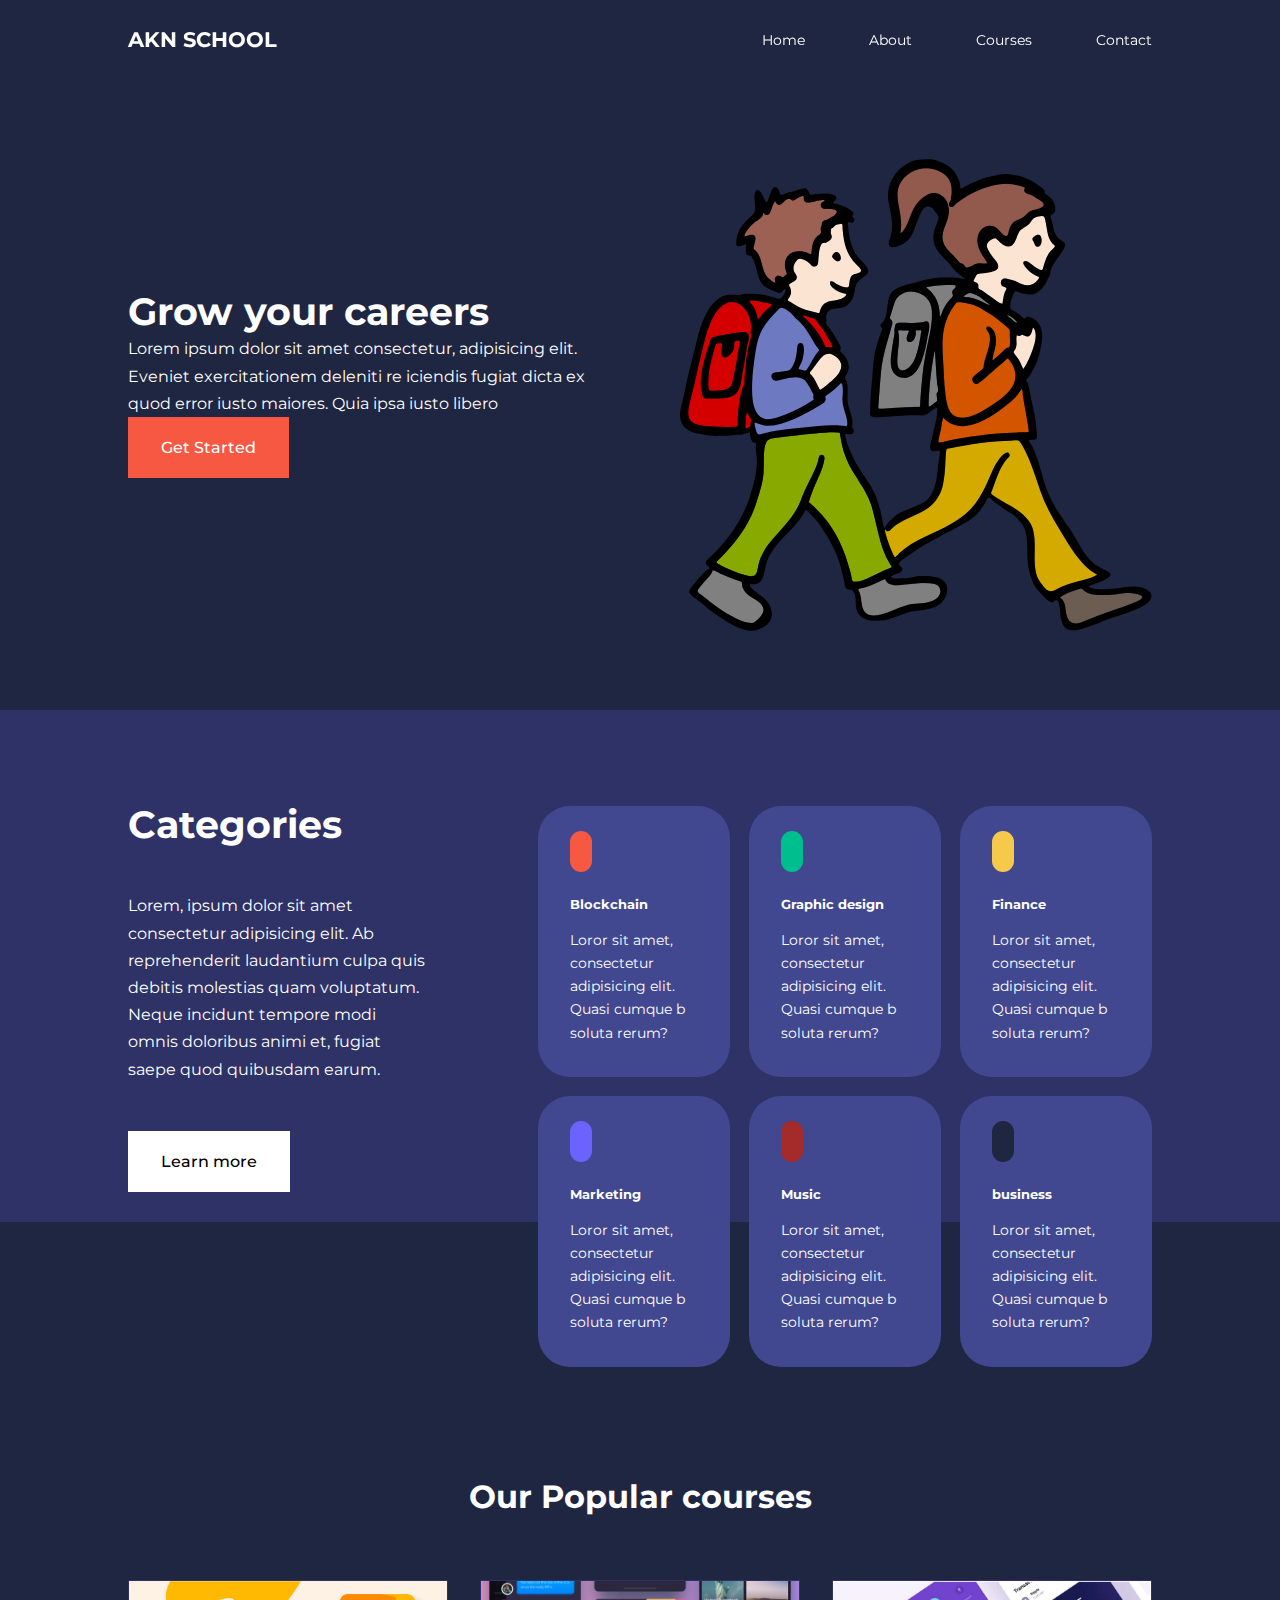
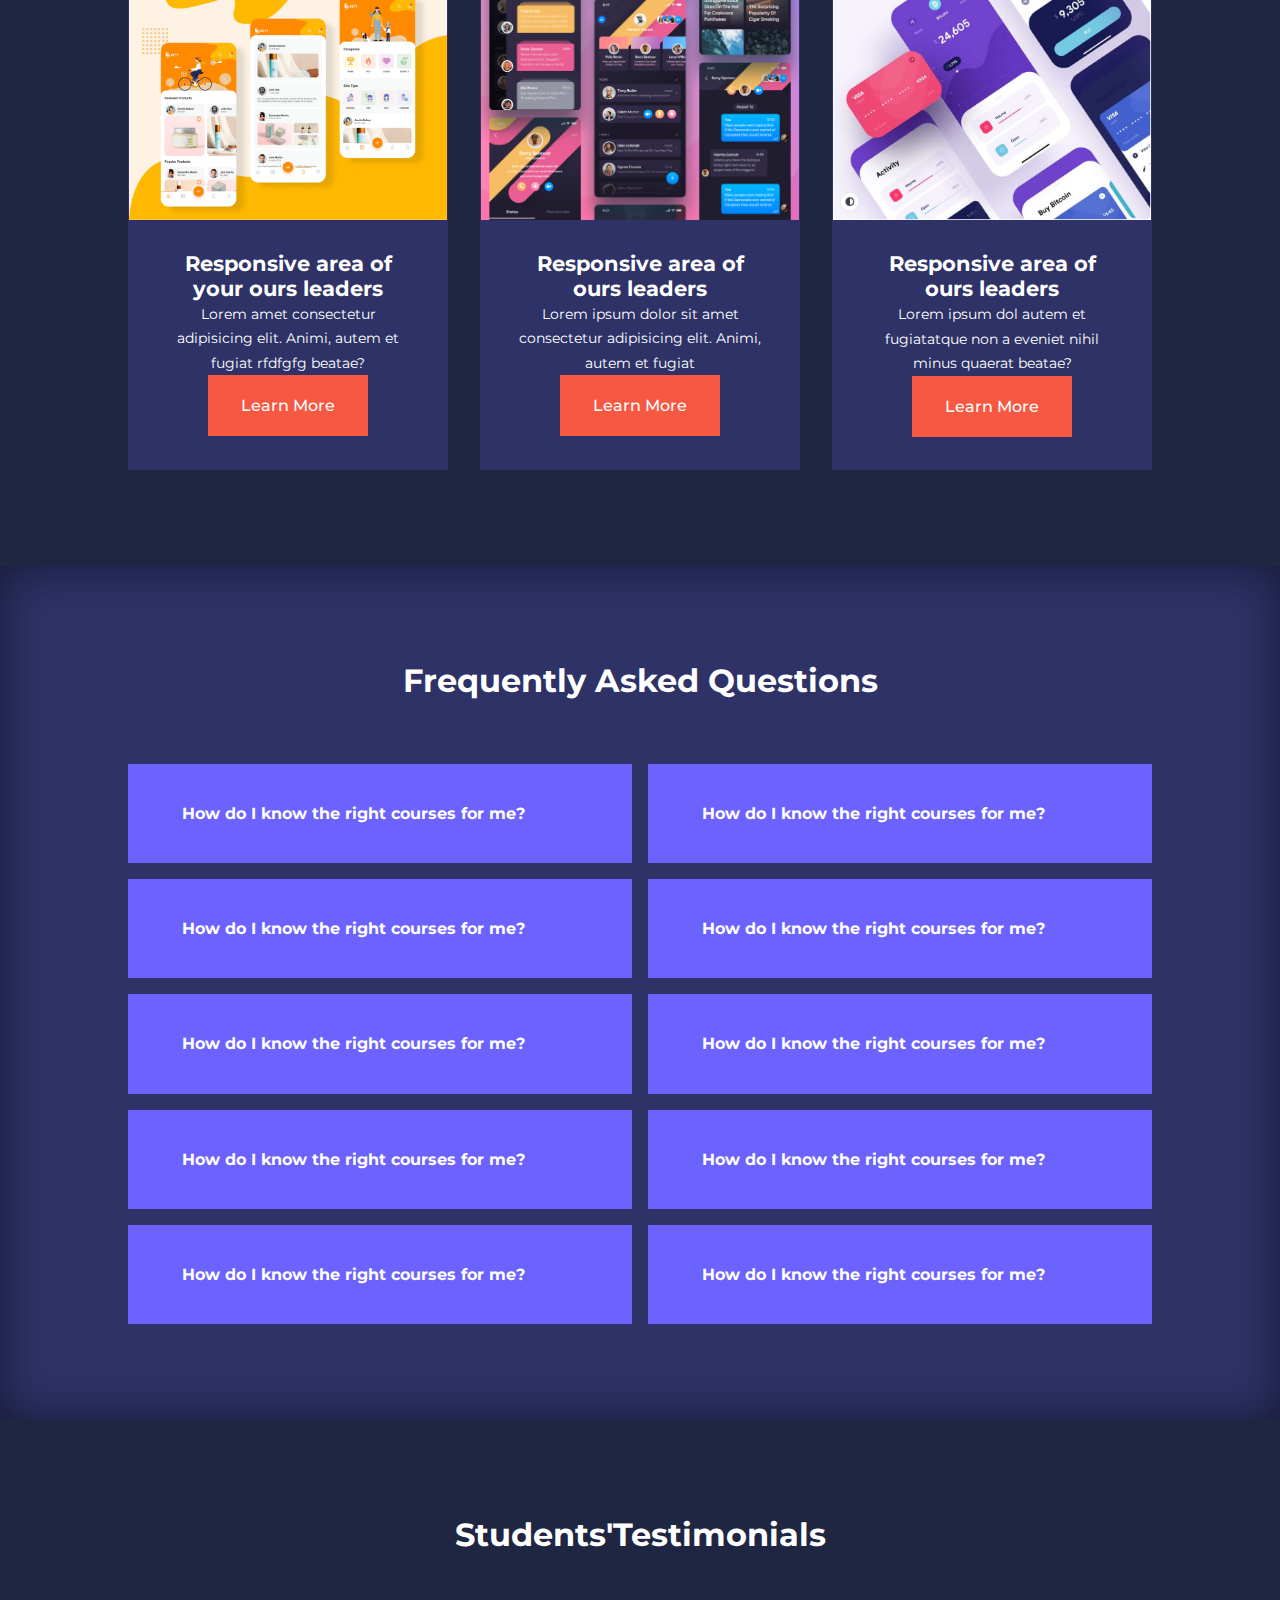
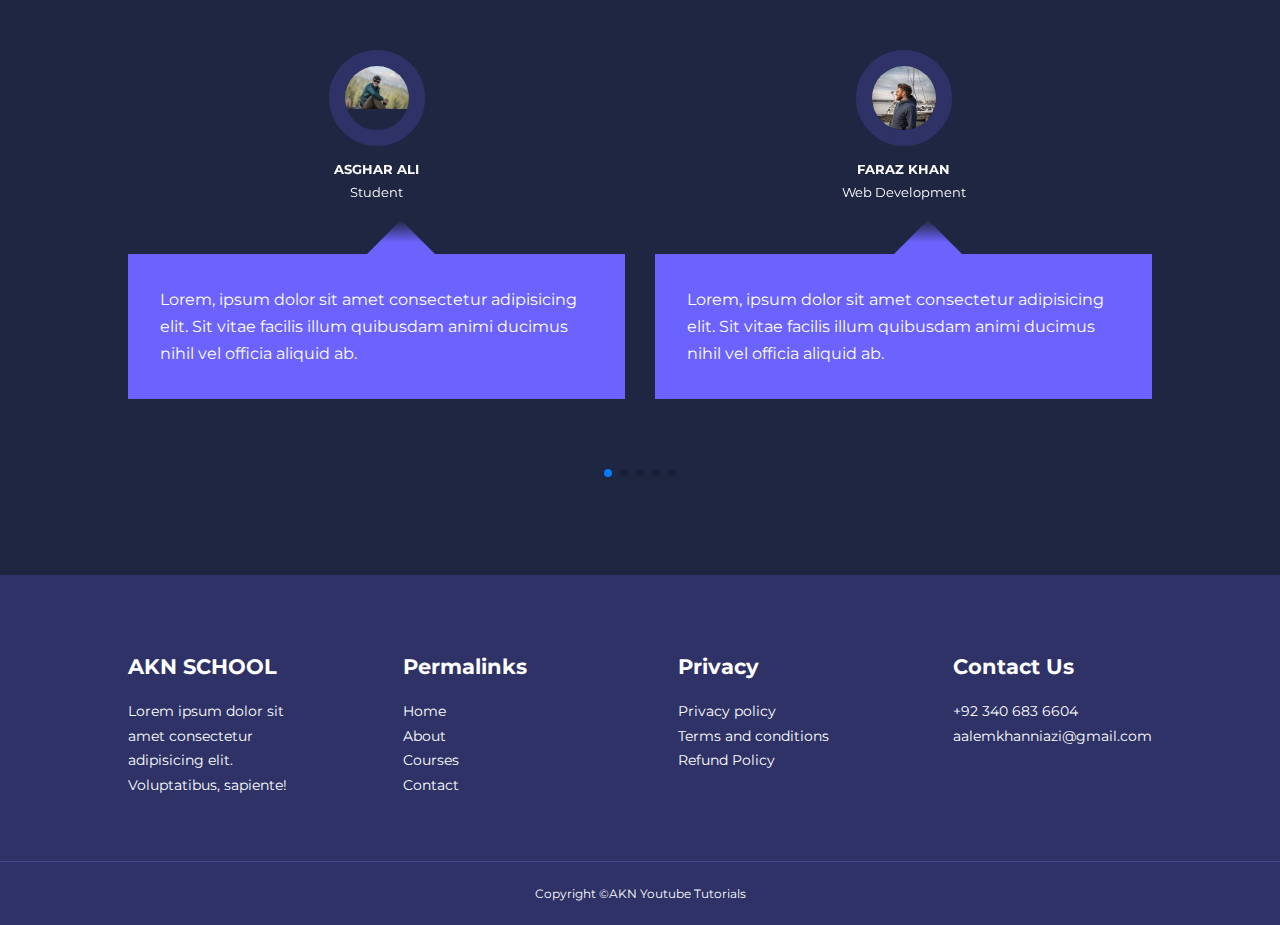
<file: index.html>
<!DOCTYPE html>
    <html lang="en">
    <head>
        
        <meta charset="UTF-8">
        <meta http-equiv="X-ua-Compatible" content="IE=edge">
        <meta name="viewpoint" content="width-device-width, initial-scale=1.0">
        <title>AKN SCHOOL</title>
        <link rel="stylesheet" href="https://unicons.iconscout.com/release/v4.0.0/css/line.css">
        
        <!--google fonts-->
        <link rel="preconnect" href="https://fonts.googleapis.com">
        <link rel="preconnect" href="https://fonts.gstatic.com" crossorigin>
        <link href="https://fonts.googleapis.com/css2?family=Montserrat:wght@300;400;500;600;700;800;900&display=swap" 
        rel="stylesheet">

        <!--STYLE JS -->
        <link
  rel="stylesheet"
  href="https://cdn.jsdelivr.net/npm/swiper@8/swiper-bundle.min.css"/>

        <!--css style starts-->
        <link rel="stylesheet" href="stylo.css">
        <!--css style end-->

    </head>
    <body>
        <nav>
            <div class="container nav_container">
                <a href="index.html" class="nav_logo"> <h4>AKN SCHOOL</h4></a>
                <ul class="nav_menu">
                    <li> <a href="index.html">Home</a></li>
                    <li> <a href="about.html">About</a></li>
                    <li> <a href="courses.html">Courses</a></li>
                    <li> <a href="contact.html">Contact</a></li>
                </ul>
                <button id="open-menu-btn"><i class="uil uil-bars"></i></button>
                <button id="close-menu-btn"><i class="uil uil-multiply"></i></button>

            </div>
        </nav>
        <!--end of navbar-->
        <header>
            <div class="container header_container">
                <div class="header_left">
                    <h1>Grow your careers  </h1>
                    <p>Lorem ipsum dolor sit amet consectetur, adipisicing
                         elit. Eveniet exercitationem deleniti re
                        iciendis fugiat dicta ex quod error iusto maiores. Quia ipsa iusto libero
                    </p>
                    <a href="courses.html" class="btn btn-primary">Get
                         Started</a>
                </div>
                <div class="header_right">
                    <div class="header_right-img">
                    <img src="sd.svg" alt="">
                    </div>

                </div>
            </div>
        </header>

        <!--======= END OF HEADER======-->

        <section class="categories">
            <div class="container categories_container">
                <div class="categories_left">
                    <h1>Categories</h1>
                    <p>Lorem, ipsum dolor sit amet consectetur adipisicing elit. Ab reprehenderit laudantium culpa quis debitis molestias quam voluptatum. Neque incidunt tempore modi omnis doloribus animi et, fugiat saepe quod quibusdam earum.</p>
                    <a href="#" class="btn">Learn more</a>
                </div>

                <div class="categories_right">
                    <article class="category">
                      <span class="category_icon">
                        <i class="uil uil-bitcoin-circle"></i>
                    </span>
                      <h5>Blockchain</h5> 
                      <p>Loror sit amet, consectetur adipisicing elit. Quasi cumque b soluta rerum?</p> 
                    </article>

                    <article class="category">
                        <span class="category_icon"><i class="uil uil-palette"></i></span>
                        <h5>Graphic design</h5> 
                        <p>Loror sit amet, consectetur adipisicing elit. Quasi cumque b soluta rerum?</p> 
                      </article>

                      <article class="category">
                        <span class="category_icon"><i class="uil uil-usd-circle"></i></span>
                        <h5>Finance</h5> 
                        <p>Loror sit amet, consectetur adipisicing elit. Quasi cumque b soluta rerum?</p> 
                      </article>

                      <article class="category">
                        <span class="category_icon"><i class="uil uil-megaphone"></i></span>
                        <h5>Marketing</h5> 
                        <p>Loror sit amet, consectetur adipisicing elit. Quasi cumque b soluta rerum?</p> 
                      </article>

                      <article class="category">
                        <span class="category_icon"><i class="uil uil-music"></i></span>
                        <h5>Music</h5> 
                        <p>Loror sit amet, consectetur adipisicing elit. Quasi cumque b soluta rerum?</p> 
                      </article>

                      <article class="category">
                        <span class="category_icon"><i class="uil uil-puzzle-piece"></i></span>
                        <h5>business</h5> 
                        <p>Loror sit amet, consectetur adipisicing elit. Quasi cumque b soluta rerum?</p> 
                      </article>
                </div>
            </div>
        </section>

        <!--======= END OF CATEGORIES======-->


         <!--======= course section======-->

         <section class="courses">
            <h2>Our Popular courses</h2>
            <div class="container courses_container">
                <article class="course">
                    <div class="course_image">
                        <img src="ss.webp">
                    </div>
                        <div class="course_info">
                       <h4>Responsive area of your ours leaders</h4>
                       <p>Lorem  amet consectetur adipisicing elit. Animi, autem et fugiat
                             rfdfgfg beatae?
                        </p>
                         <a href="course.html" class="btn btn-primary">Learn More</a>
                </article>

                <article class="course">
                    <div class="course_image">
                        <img src="uu.png">
                    </div>
                        <div class="course_info">
                    <h4>Responsive area of ours leaders</h4>
                    <p>Lorem ipsum dolor sit amet consectetur adipisicing elit. Animi, autem et fugiat</p>
                    <a href="course.html" class="btn btn-primary">Learn More</a>
                 </article>

                   <article class="course">

                    <div class="course_image">
                        <img src="cc.jpeg">
                    </div>
                        <div class="course_info">
                       <h4>Responsive area of ours leaders</h4>
                        <p>Lorem ipsum dol autem et fugiatatque non a eveniet nihil minus quaerat beatae?</p>
                         <a href="course.html" class="btn btn-primary">Learn More</a>
                  </article>                
                        
                

                
            </div>
         </section>

         <!--=====end of courses-->

        <!--===== faqs start====-->


        <section class="faqs">
            <h2>Frequently Asked Questions</h2>
            <div class="container faqs_container">
                <article class="faq">
                    <div class="faq_icon"><i class="uil uil-plus"></i></div>
                    <div class="question_answer">
                        <h4>How do I know the right courses for me?</h4>
                        <p>
                            Lorem ipsum dolor sit, amet consectetur adipisicing elit.
                             Culpa accusantium officia minima voluptas deleniti iusto explicabo incidunt est quis, dolore sit, cum asperiores aliquam dolor? Laborum facere exercitationem quidem quasi.
                        </p>
                    </div>

                </article>

                <article class="faq">
                    <div class="faq_icon"><i class="uil uil-plus"></i></div>
                    <div class="question_answer">
                        <h4>How do I know the right courses for me?</h4>
                        <p>
                            Lorem ipsum dolor sit, amet consectetur adipisicing elit.
                             Culpa accusantium officia minima voluptas deleniti iusto explicabo incidunt est quis, dolore sit, cum asperiores aliquam dolor? Laborum facere exercitationem quidem quasi.
                        </p>
                    </div>

                </article>

                <article class="faq">
                    <div class="faq_icon"><i class="uil uil-plus"></i></div>
                    <div class="question_answer">
                        <h4>How do I know the right courses for me?</h4>
                        <p>
                            Lorem ipsum dolor sit, amet consectetur adipisicing elit.
                             Culpa accusantium officia minima voluptas deleniti iusto explicabo incidunt est quis, dolore sit, cum asperiores aliquam dolor? Laborum facere exercitationem quidem quasi.
                        </p>
                    </div>

                </article>

                <article class="faq">
                    <div class="faq_icon"><i class="uil uil-plus"></i></div>
                    <div class="question_answer">
                        <h4>How do I know the right courses for me?</h4>
                        <p>
                            Lorem ipsum dolor sit, amet consectetur adipisicing elit.
                             Culpa accusantium officia minima voluptas deleniti iusto explicabo incidunt est quis, dolore sit, cum asperiores aliquam dolor? Laborum facere exercitationem quidem quasi.
                        </p>
                    </div>

                </article>

                <article class="faq">
                    <div class="faq_icon"><i class="uil uil-plus"></i></div>
                    <div class="question_answer">
                        <h4>How do I know the right courses for me?</h4>
                        <p>
                            Lorem ipsum dolor sit, amet consectetur adipisicing elit.
                             Culpa accusantium officia minima voluptas deleniti iusto explicabo incidunt est quis, dolore sit, cum asperiores aliquam dolor? Laborum facere exercitationem quidem quasi.
                        </p>
                    </div>

                </article>

                <article class="faq">
                    <div class="faq_icon"><i class="uil uil-plus"></i></div>
                    <div class="question_answer">
                        <h4>How do I know the right courses for me?</h4>
                        <p>
                            Lorem ipsum dolor sit, amet consectetur adipisicing elit.
                             Culpa accusantium officia minima voluptas deleniti iusto explicabo incidunt est quis, dolore sit, cum asperiores aliquam dolor? Laborum facere exercitationem quidem quasi.
                        </p>
                    </div>

                </article>

                <article class="faq">
                    <div class="faq_icon"><i class="uil uil-plus"></i></div>
                    <div class="question_answer">
                        <h4>How do I know the right courses for me?</h4>
                        <p>
                            Lorem ipsum dolor sit, amet consectetur adipisicing elit.
                             Culpa accusantium officia minima voluptas deleniti iusto explicabo incidunt est quis, dolore sit, cum asperiores aliquam dolor? Laborum facere exercitationem quidem quasi.
                        </p>
                    </div>

                </article>

                <article class="faq">
                    <div class="faq_icon"><i class="uil uil-plus"></i></div>
                    <div class="question_answer">
                        <h4>How do I know the right courses for me?</h4>
                        <p>
                            Lorem ipsum dolor sit, amet consectetur adipisicing elit.
                             Culpa accusantium officia minima voluptas deleniti iusto explicabo incidunt est quis, dolore sit, cum asperiores aliquam dolor? Laborum facere exercitationem quidem quasi.
                        </p>
                    </div>

                </article>

                <article class="faq">
                    <div class="faq_icon"><i class="uil uil-plus"></i></div>
                    <div class="question_answer">
                        <h4>How do I know the right courses for me?</h4>
                        <p>
                            Lorem ipsum dolor sit, amet consectetur adipisicing elit.
                             Culpa accusantium officia minima voluptas deleniti iusto explicabo incidunt est quis, dolore sit, cum asperiores aliquam dolor? Laborum facere exercitationem quidem quasi.
                        </p>
                    </div>

                </article>

                <article class="faq">
                    <div class="faq_icon"><i class="uil uil-plus"></i></div>
                    <div class="question_answer">
                        <h4>How do I know the right courses for me?</h4>
                        <p>
                            Lorem ipsum dolor sit, amet consectetur adipisicing elit.
                             Culpa accusantium officia minima voluptas deleniti iusto explicabo incidunt est quis, dolore sit, cum asperiores aliquam dolor? Laborum facere exercitationem quidem quasi.
                        </p>
                    </div>

                </article>
            </div>
        </section>

         <!-- ===== faq section ends =======-->

         <section class="container testimonials_container mySwiper">
            <h2>Students'Testimonials</h2>
            <div class="swiper-wrapper">
            <article class="testimonial swiper-slide">
                <div class="avatar">
                    <img src="men.jfif">
                </div>
                <div class="testimonial_info">
                    <h5>ASGHAR ALI</h5>
                    <small>Student</small>
                </div>
                <div class="testimonial_body">
                    <p>
                        Lorem, ipsum dolor sit amet consectetur adipisicing elit. Sit vitae facilis illum quibusdam animi ducimus nihil vel officia aliquid ab.
                    </p>
                </div>
            </article>

            <article class="testimonial swiper-slide">
                <div class="avatar">
                    <img src="mens.jfif">
                </div>
                <div class="testimonial_info">
                    <h5>FARAZ KHAN</h5>
                    <small>Web Development</small>
                </div>
                <div class="testimonial_body">
                    <p>
                        Lorem, ipsum dolor sit amet consectetur adipisicing elit. Sit vitae facilis illum quibusdam animi ducimus nihil vel officia aliquid ab.
                    </p>
                </div>
            </article>

            <article class="testimonial swiper-slide">
                <div class="avatar">
                    <img src="card.jpg">
                </div>
                <div class="testimonial_info">
                    <h5>SAMEER KHAN</h5>
                    <small>Student</small>
                </div>
                <div class="testimonial_body">
                    <p>
                        Lorem, ipsum dolor sit amet consectetur adipisicing elit. Sit vitae facilis illum quibusdam animi ducimus nihil vel officia aliquid ab.
                    </p>
                </div>
            </article>

            <article class="testimonial swiper-slide">
                <div class="avatar">
                    <img src="mens.jfif">
                </div>
                <div class="testimonial_info">
                    <h5>ASGHAR ALI</h5>
                    <small>Student</small>
                </div>
                <div class="testimonial_body">
                    <p>
                        Lorem, ipsum dolor sit amet consectetur adipisicing elit. Sit vitae facilis illum quibusdam animi ducimus nihil vel officia aliquid ab.
                    </p>
                </div>
            </article>

            <article class="testimonial swiper-slide">
                <div class="avatar">
                    <img src="menn.jfif">
                </div>
                <div class="testimonial_info">
                    <h5>ASGHAR ALI</h5>
                    <small>Student</small>
                </div>
                <div class="testimonial_body">
                    <p>
                        Lorem, ipsum dolor sit amet consectetur adipisicing elit. Sit vitae facilis illum quibusdam animi ducimus nihil vel officia aliquid ab.
                    </p>
                </div>
            </article>

            <article class="testimonial swiper-slide">
                <div class="avatar">
                    <img src="men.jfif">
                </div>
                <div class="testimonial_info">
                    <h5>ASGHAR ALI</h5>
                    <small>Student</small>
                </div>
                <div class="testimonial_body">
                    <p>
                        Lorem, ipsum dolor sit amet consectetur adipisicing elit. Sit vitae facilis illum quibusdam animi ducimus nihil vel officia aliquid ab.
                    </p>
                </div>
            </article>
            </div>
            <div class="swiper-pagination"></div>
         </section>

         <!--=== END OF TESTIMONIALS-->


         <footer>
            <div class="container footer_container">
                <div class="'footer_1">
                    <a href="index.html" class="footer_logo"><h4>AKN SCHOOL</h4></a>
                    <p>
                        Lorem ipsum dolor sit amet consectetur adipisicing elit. Voluptatibus, sapiente!
                    </p>
                </div>

                <div class="footer_2">
                    <h4>Permalinks</h4>
                    <ul class="Permalinks">
                        <li> <a href="index.html">Home</a></li>
                        <li> <a href="about.html">About</a></li>
                        <li> <a href="courses.html">Courses</a></li>
                        <li> <a href="contact.html">Contact</a></li>
                    </ul>
            </div>

            <div class="footer_3">
                <h4>Privacy</h4>
                <ul class="privacy">
                    <li> <a href="#">Privacy policy</a></li>
                    <li> <a href="#">Terms and conditions</a></li>
                    <li> <a href="#">Refund Policy</a></li>
                </ul>
        </div>

        <div class="footer_4">
            <h4>Contact Us</h4>
            <div>
                <p>+92 340 683 6604</p>
                <p>aalemkhanniazi@gmail.com</p>
            </div>

            <ul class="footer_socials">
                <li>
                    <a href="#"><i class="uil uil-facebook-f"></i></a>
                </li>

                <li>
                    <a href="#"><i class="uil uil-instagram-alt"></i></a>
                </li>

                <li>
                    <a href="#"><i class="uil uil-twitter"></i></a>
                </li>

                <li>
                    <a href="#"><i class="uil uil-linkedin"></i></a>
                </li>
            </ul>

        </div>

        </div> 
        <div class="footer_copyright">
            <small>Copyright &copy;AKN Youtube Tutorials</small>
            

        </div>
         </footer>

         <script src="https://cdn.jsdelivr.net/npm/swiper@8/swiper-bundle.min.js"></script>




        <script src="./ew.js"></script>

        <script>
             var swiper = new Swiper(".mySwiper", {
                slidesPerView: 1,
                spaceBetween: 30,
                pagination: {
                el: ".swiper-pagination",
                clickable: true,
        },

        // when window width is >= 600px
        breakpoints: {
            600: {
                slidesPerView: 2
            }
        }
      });
        </script>



    </body>
</html>
</file>
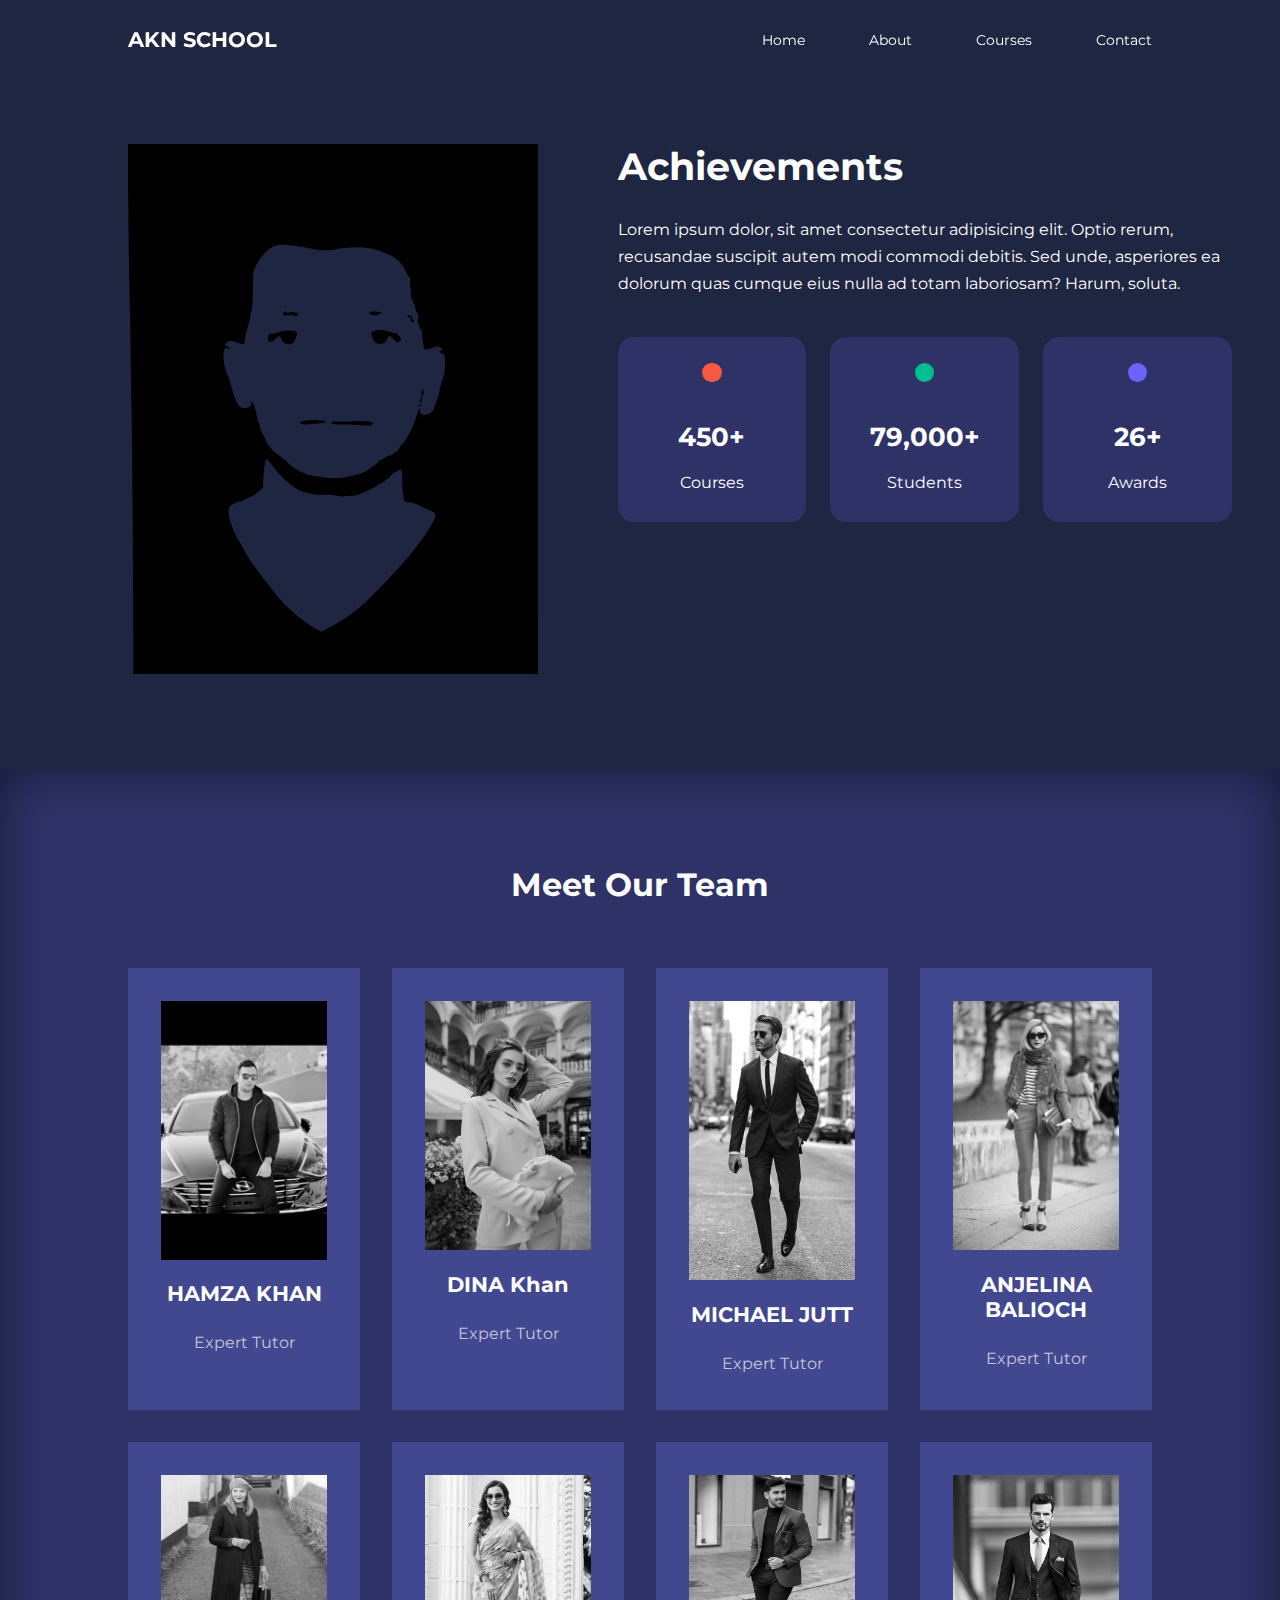
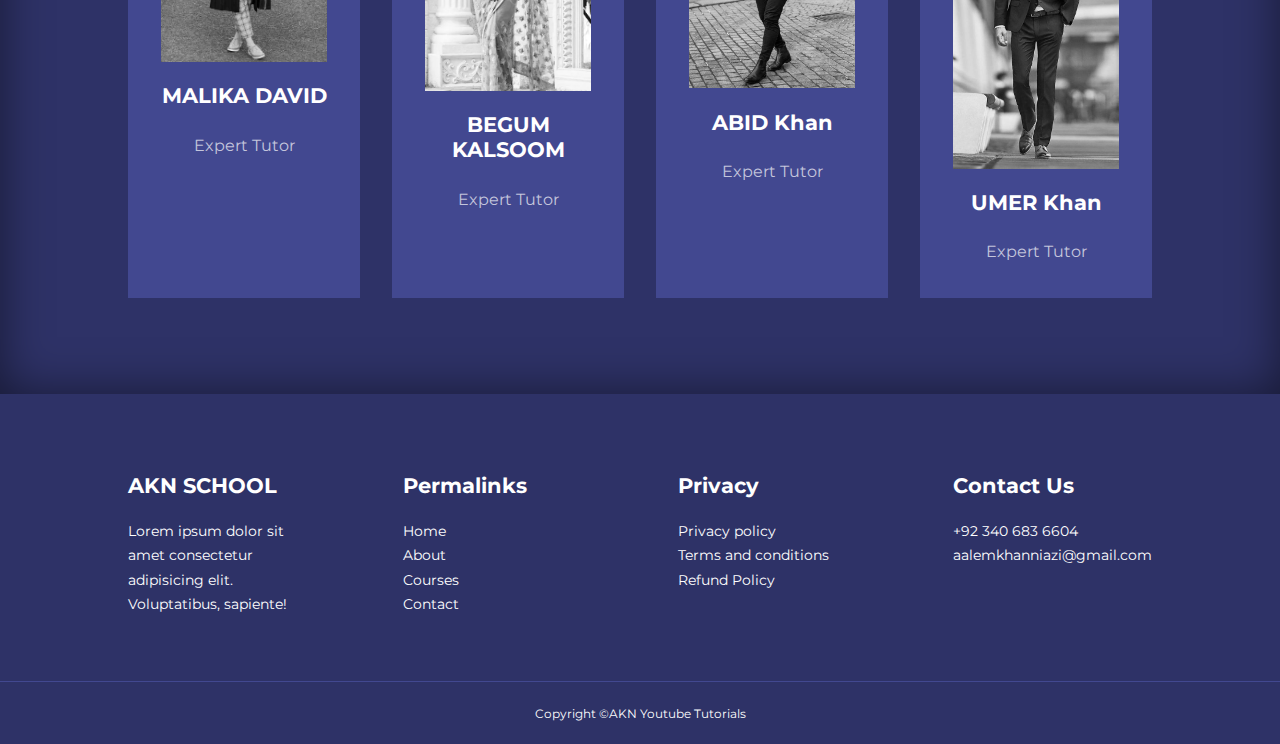
<file: about.html>
<!DOCTYPE html>
    <html lang="en">
    <head>
        
        <meta charset="UTF-8">
        <meta http-equiv="X-ua-Compatible" content="IE=edge">
        <meta name="viewpoint" content="width-device-width, initial-scale=1.0">
        <title>AKN SCHOOL</title>
        <link rel="stylesheet" href="https://unicons.iconscout.com/release/v4.0.0/css/line.css">
        
        <!--google fonts-->
        <link rel="preconnect" href="https://fonts.googleapis.com">
        <link rel="preconnect" href="https://fonts.gstatic.com" crossorigin>
        <link href="https://fonts.googleapis.com/css2?family=Montserrat:wght@300;400;500;600;700;800;900&display=swap" 
        rel="stylesheet">

      
        <!--css style starts-->
        <link rel="stylesheet" href="stylo.css">
        <link rel="stylesheet" href="about.css">
        <!--css style end-->

    </head>
    <body>
        <nav>
            <div class="container nav_container">
                <a href="index.html" class="nav_logo"> <h4>AKN SCHOOL</h4></a>
                <ul class="nav_menu">
                    <li> <a href="index.html">Home</a></li>
                    <li> <a href="about.html">About</a></li>
                    <li> <a href="courses.html">Courses</a></li>
                    <li> <a href="contact.html">Contact</a></li>
                </ul>
                <button id="open-menu-btn"><i class="uil uil-bars"></i></button>
                <button id="close-menu-btn"><i class="uil uil-multiply"></i></button>

            </div>
        </nav>
        <!--end of navbar-->

        <section class="about_achievements">
            <div class="container about_achievements-container">
                <div class="about_achievements-left">
                    <img src="bb.svg" alt="">
                </div>
                <div class="about_achievements-right">
                    <h1>Achievements</h1>
                    <p>Lorem ipsum dolor, sit amet consectetur
                         adipisicing elit. Optio rerum, recusandae suscipit autem modi commodi debitis. Sed unde, asperiores ea dolorum quas cumque eius nulla
                         ad totam laboriosam? Harum, soluta.
                        </p>
                        <div class="achievements_cards">
                            <article class="achievement_card">
                                <span class="achievement_icon">
                                    <i class="uil uil-video"></i>
                                </span>
                                <h3>450+</h3>
                                <p>Courses</p>
                            </article>

                            <article class="achievement_card">
                                <span class="achievement_icon">
                                    <i class="uil uil-users-alt"></i>
                                </span>
                                <h3>79,000+</h3>
                                <p>Students</p>
                            </article>

                            <article class="achievement_card">
                                <span class="achievement_icon">
                                    <i class="uil uil-trophy"></i>
                                </span>
                                <h3>26+</h3>
                                <p>Awards</p>
                            </article>
                        </div>
                </div>
            </div>
        </section>

        <!--=== ENd OF ACHIEVEMENTS ========-->



        <section class="team">
            <h2>Meet Our Team</h2>
            <div class="container team_container">
                <article class="team_member">
                    <div class="team_member-image">
                        <img src="rf.jpg" alt="">
                    </div>
                    <div class="team_member-info">
                        <h4>HAMZA KHAN</h4>
                        <p>Expert Tutor</p>
                    </div>
                    <div class="team_member-socials">
                        <a href="https://instagram.com" target="_blank"><i class="uil uil-instagram"></i></a>
                        <a href="https://twitter.com" target="_blank"><i class="uil uil-twitter-alt"></i></a>
                        <a href="https://linkedin.com" target="_blank"><i class="uil uil-linkedin-alt"></i></a>

                    </div>
                </article>

                <article class="team_member">
                    <div class="team_member-image">
                        <img src="oo.jpg" alt="">
                    </div>
                    <div class="team_member-info">
                        <h4>DINA Khan</h4>
                        <p>Expert Tutor</p>
                    </div>
                    <div class="team_member-socials">
                        <a href="https://instagram.com" target="_blank"><i class="uil uil-instagram"></i></a>
                        <a href="https://twitter.com" target="_blank"><i class="uil uil-twitter-alt"></i></a>
                        <a href="https://linkedin.com" target="_blank"><i class="uil uil-linkedin-alt"></i></a>

                    </div>
                </article>

                <article class="team_member">
                    <div class="team_member-image">
                        <img src="hh.jpg" alt="">
                    </div>
                    <div class="team_member-info">
                        <h4>MICHAEL JUTT</h4>
                        <p>Expert Tutor</p>
                    </div>
                    <div class="team_member-socials">
                        <a href="https://instagram.com" target="_blank"><i class="uil uil-instagram"></i></a>
                        <a href="https://twitter.com" target="_blank"><i class="uil uil-twitter-alt"></i></a>
                        <a href="https://linkedin.com" target="_blank"><i class="uil uil-linkedin-alt"></i></a>

                    </div>
                </article>

                <article class="team_member">
                    <div class="team_member-image">
                        <img src="bm.jpg" alt="">
                    </div>
                    <div class="team_member-info">
                        <h4>ANJELINA BALIOCH</h4>
                        <p>Expert Tutor</p>
                    </div>
                    <div class="team_member-socials">
                        <a href="https://instagram.com" target="_blank"><i class="uil uil-instagram"></i></a>
                        <a href="https://twitter.com" target="_blank"><i class="uil uil-twitter-alt"></i></a>
                        <a href="https://linkedin.com" target="_blank"><i class="uil uil-linkedin-alt"></i></a>

                    </div>
                </article>

                <article class="team_member">
                    <div class="team_member-image">
                        <img src="nh.jpg" alt="">
                    </div>
                    <div class="team_member-info">
                        <h4>MALIKA DAVID</h4>
                        <p>Expert Tutor</p>
                    </div>
                    <div class="team_member-socials">
                        <a href="https://instagram.com" target="_blank"><i class="uil uil-instagram"></i></a>
                        <a href="https://twitter.com" target="_blank"><i class="uil uil-twitter-alt"></i></a>
                        <a href="https://linkedin.com" target="_blank"><i class="uil uil-linkedin-alt"></i></a>

                    </div>
                </article>

                <article class="team_member">
                    <div class="team_member-image">
                        <img src="hg.webp" alt="">
                    </div>
                    <div class="team_member-info">
                        <h4>BEGUM KALSOOM</h4>
                        <p>Expert Tutor</p>
                    </div>
                    <div class="team_member-socials">
                        <a href="https://instagram.com" target="_blank"><i class="uil uil-instagram"></i></a>
                        <a href="https://twitter.com" target="_blank"><i class="uil uil-twitter-alt"></i></a>
                        <a href="https://linkedin.com" target="_blank"><i class="uil uil-linkedin-alt"></i></a>

                    </div>
                </article>

                <article class="team_member">
                    <div class="team_member-image">
                        <img src="lo.jpg" alt="">
                    </div>
                    <div class="team_member-info">
                        <h4>ABID Khan</h4>
                        <p>Expert Tutor</p>
                    </div>
                    <div class="team_member-socials">
                        <a href="https://instagram.com" target="_blank"><i class="uil uil-instagram"></i></a>
                        <a href="https://twitter.com" target="_blank"><i class="uil uil-twitter-alt"></i></a>
                        <a href="https://linkedin.com" target="_blank"><i class="uil uil-linkedin-alt"></i></a>

                    </div>
                </article>


                <article class="team_member">
                    <div class="team_member-image">
                        <img src="mk.jfif" alt="">
                    </div>
                    <div class="team_member-info">
                        <h4>UMER Khan</h4>
                        <p>Expert Tutor</p>
                    </div>
                    <div class="team_member-socials">
                        <a href="https://instagram.com" target="_blank"><i class="uil uil-instagram"></i></a>
                        <a href="https://twitter.com" target="_blank"><i class="uil uil-twitter-alt"></i></a>
                        <a href="https://linkedin.com" target="_blank"><i class="uil uil-linkedin-alt"></i></a>

                    </div>
                </article>


  
                    


                
            </div>
        </section>



        <!-- =================================                      END OF TEAms========================-->

       
        <footer>
            <div class="container footer_container">
                <div class="'footer_1">
                    <a href="index.html" class="footer_logo"><h4>AKN SCHOOL</h4></a>
                    <p>
                        Lorem ipsum dolor sit amet consectetur adipisicing elit. Voluptatibus, sapiente!
                    </p>
                </div>

                <div class="footer_2">
                    <h4>Permalinks</h4>
                    <ul class="Permalinks">
                        <li> <a href="index.html">Home</a></li>
                        <li> <a href="about.html">About</a></li>
                        <li> <a href="courses.html">Courses</a></li>
                        <li> <a href="contact.html">Contact</a></li>
                    </ul>
            </div>

            <div class="footer_3">
                <h4>Privacy</h4>
                <ul class="privacy">
                    <li> <a href="#">Privacy policy</a></li>
                    <li> <a href="#">Terms and conditions</a></li>
                    <li> <a href="#">Refund Policy</a></li>
                </ul>
            </div>

            <div class="footer_4">
                <h4>Contact Us</h4>
                <div>
                    <p>+92 340 683 6604</p>
                    <p>aalemkhanniazi@gmail.com</p>
                </div>
    
                <ul class="footer_socials">
                    <li>
                        <a href="#"><i class="uil uil-facebook-f"></i></a>
                    </li>
    
                    <li>
                        <a href="#"><i class="uil uil-instagram-alt"></i></a>
                    </li>
    
                    <li>
                        <a href="#"><i class="uil uil-twitter"></i></a>
                    </li>
    
                    <li>
                        <a href="#"><i class="uil uil-linkedin"></i></a>
                    </li>
                </ul>
            </div>

        </div> 
        <div class="footer_copyright">
            <small>Copyright &copy;AKN Youtube Tutorials</small>
            

        </div>
         </footer>

         

        <script src="./ew.js"></script>


</body>
</html>
</file>
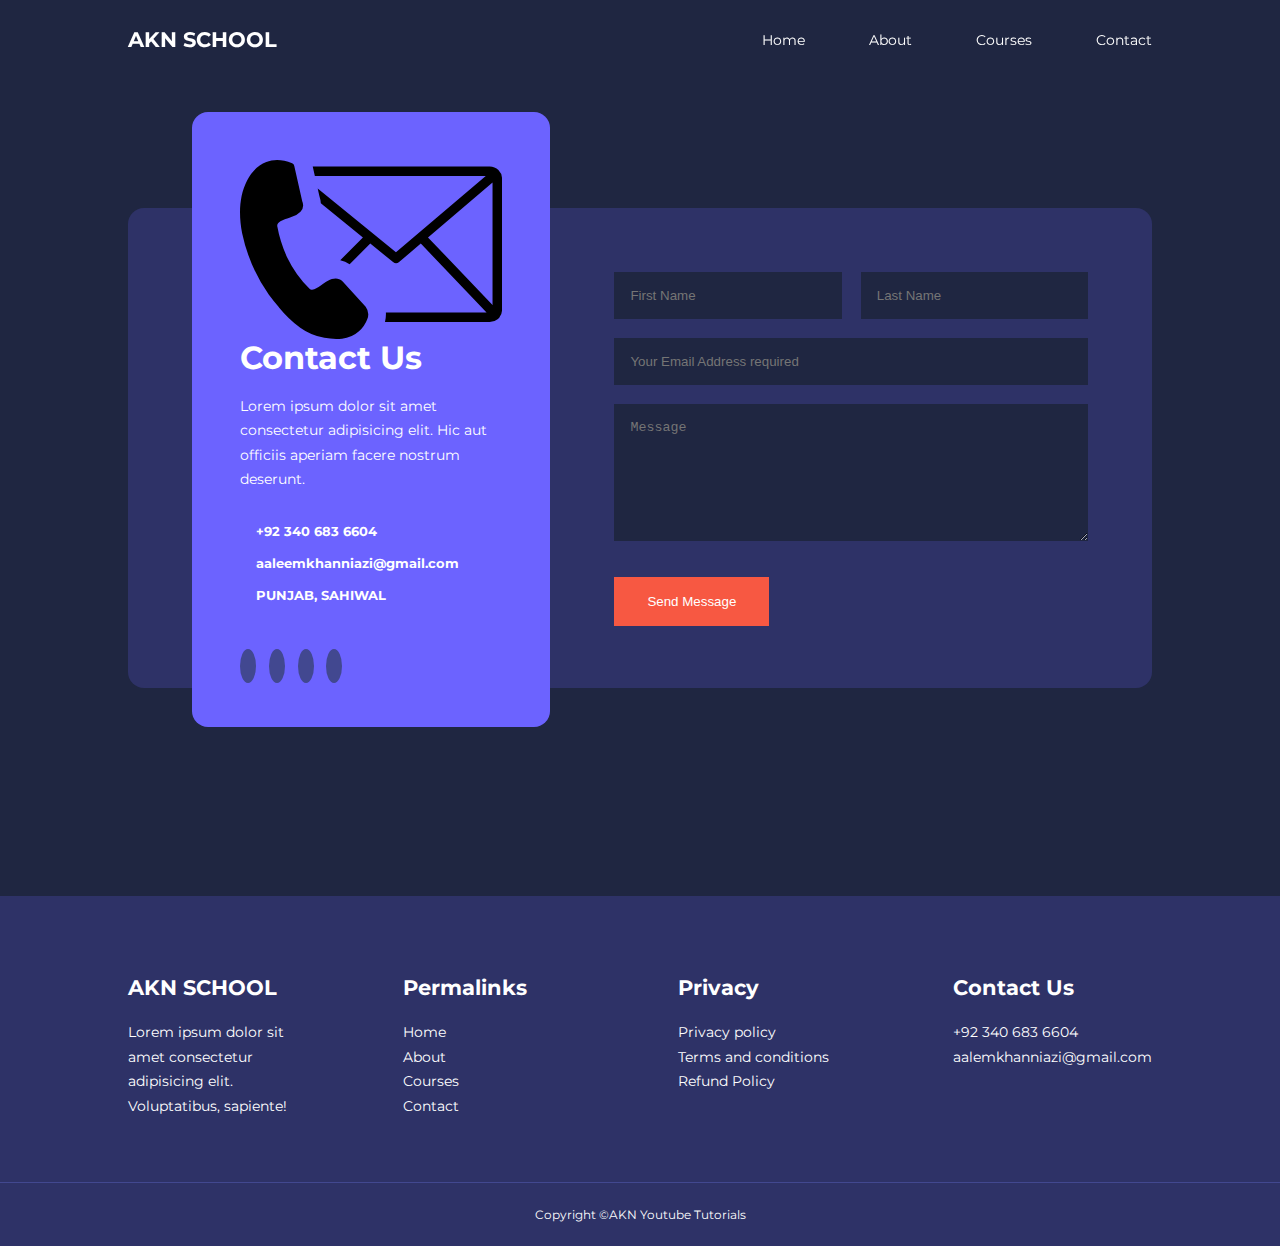
<file: contact.html>
<!DOCTYPE html>
    <html lang="en">
    <head>
        
        <meta charset="UTF-8">
        <meta http-equiv="X-ua-Compatible" content="IE=edge">
        <meta name="viewpoint" content="width-device-width, initial-scale=1.0">
        <title>AKN SCHOOL</title>
        <link rel="stylesheet" href="https://unicons.iconscout.com/release/v4.0.0/css/line.css">
        
        <!--google fonts-->
        <link rel="preconnect" href="https://fonts.googleapis.com">
        <link rel="preconnect" href="https://fonts.gstatic.com" crossorigin>
        <link href="https://fonts.googleapis.com/css2?family=Montserrat:wght@300;400;500;600;700;800;900&display=swap" 
        rel="stylesheet">

      
        <!--css style starts-->
        <link rel="stylesheet" href="stylo.css">
        <link rel="stylesheet" href="contact.css">
       
        <!--css style end-->

    </head>
    <body>
        <nav>
            <div class="container nav_container">
                <a href="index.html" class="nav_logo"> <h4>AKN SCHOOL</h4></a>
                <ul class="nav_menu">
                    <li> <a href="index.html">Home</a></li>
                    <li> <a href="about.html">About</a></li>
                    <li> <a href="courses.html">Courses</a></li>
                    <li> <a href="contact.html">Contact</a></li>
                </ul>
                <button id="open-menu-btn"><i class="uil uil-bars"></i></button>
                <button id="close-menu-btn"><i class="uil uil-multiply"></i></button>

            </div>
        </nav>

        <!-- ============ END OF NAVBAR ============-->

        <section class="contact">
            <div class="container contact_container">
                <aside class="contact_aside">
                    <div class="aside_imaage">
                        <img src="nnm.svg" alt="">
                    </div>
                    <h2>Contact Us</h2>
                    <p>Lorem ipsum dolor sit amet consectetur adipisicing elit. Hic aut officiis aperiam facere nostrum deserunt.

                    </p>
                    <ul class="contact_details">
                        <li>
                            <i class="uil uil-phone-times"></i>
                            <h5>+92 340 683 6604</h5>
                        </li>
                        <li>
                            <i class="uil uil-envelope"></i>
                            <h5>aaleemkhanniazi@gmail.com</h5>
                        </li>
                        <li>
                            <i class="uil uil-location-point"></i>
                            <h5> PUNJAB, SAHIWAL</h5>
                        </li>
                    </ul>

                    <ul class="contact_socials">
                       
                        <li><a href="https://facebook.com"><i class="uil uil-facebook-f"></i></a></li>
                        <li><a href="https://instagram.com"><i class="uil uil-instagram"></i></a></li>
                        <li><a href="https://twitter.com"><i class="uil uil-twitter"></i></a></li>
                        <li><a href="https://linkedin.com"><i class="uil uil-linkedin"></i></a></li>
                    </ul>

                </aside>

                <form action=https://formspree.io/f/xeqwqazz method="POST" class="contact_form">
                    <div class="form_name">
                        <input type="text" name="First Name" placeholder="First Name" required>
                        <input type="text" name="Last Name" placeholder="Last Name" required>
                    </div>
                    <input type="email" name="Email Address" placeholder="Your Email Address required">
                    <textarea name="Message" rows="7" placeholder="Message" required></textarea>
                    <button type="submit" class="btn btn-primary">Send Message</button>
                </form>
            </div>
        </section>























        <footer>
            <div class="container footer_container">
                <div class="'footer_1">
                    <a href="index.html" class="footer_logo"><h4>AKN SCHOOL</h4></a>
                    <p>
                        Lorem ipsum dolor sit amet consectetur adipisicing elit. Voluptatibus, sapiente!
                    </p>
                </div>
        
                <div class="footer_2">
                    <h4>Permalinks</h4>
                    <ul class="Permalinks">
                        <li> <a href="index.html">Home</a></li>
                        <li> <a href="about.html">About</a></li>
                        <li> <a href="courses.html">Courses</a></li>
                        <li> <a href="contact.html">Contact</a></li>
                    </ul>
            </div>
        
            <div class="footer_3">
                <h4>Privacy</h4>
                <ul class="privacy">
                    <li> <a href="#">Privacy policy</a></li>
                    <li> <a href="#">Terms and conditions</a></li>
                    <li> <a href="#">Refund Policy</a></li>
                </ul>
            </div>
        
            <div class="footer_4">
                <h4>Contact Us</h4>
                <div>
                    <p>+92 340 683 6604</p>
                    <p>aalemkhanniazi@gmail.com</p>
                </div>
        
                <ul class="footer_socials">
                    <li>
                        <a href="#"><i class="uil uil-facebook-f"></i></a>
                    </li>
        
                    <li>
                        <a href="#"><i class="uil uil-instagram-alt"></i></a>
                    </li>
        
                    <li>
                        <a href="#"><i class="uil uil-twitter"></i></a>
                    </li>
        
                    <li>
                        <a href="#"><i class="uil uil-linkedin"></i></a>
                    </li>
                </ul>
            </div>
        
        </div> 
        <div class="footer_copyright">
            <small>Copyright &copy;AKN Youtube Tutorials</small>
            
        
        </div>
         </footer>
        
         
        
        <script src="./ew.js"></script>
        
        
        </body>
        </html>
</file>
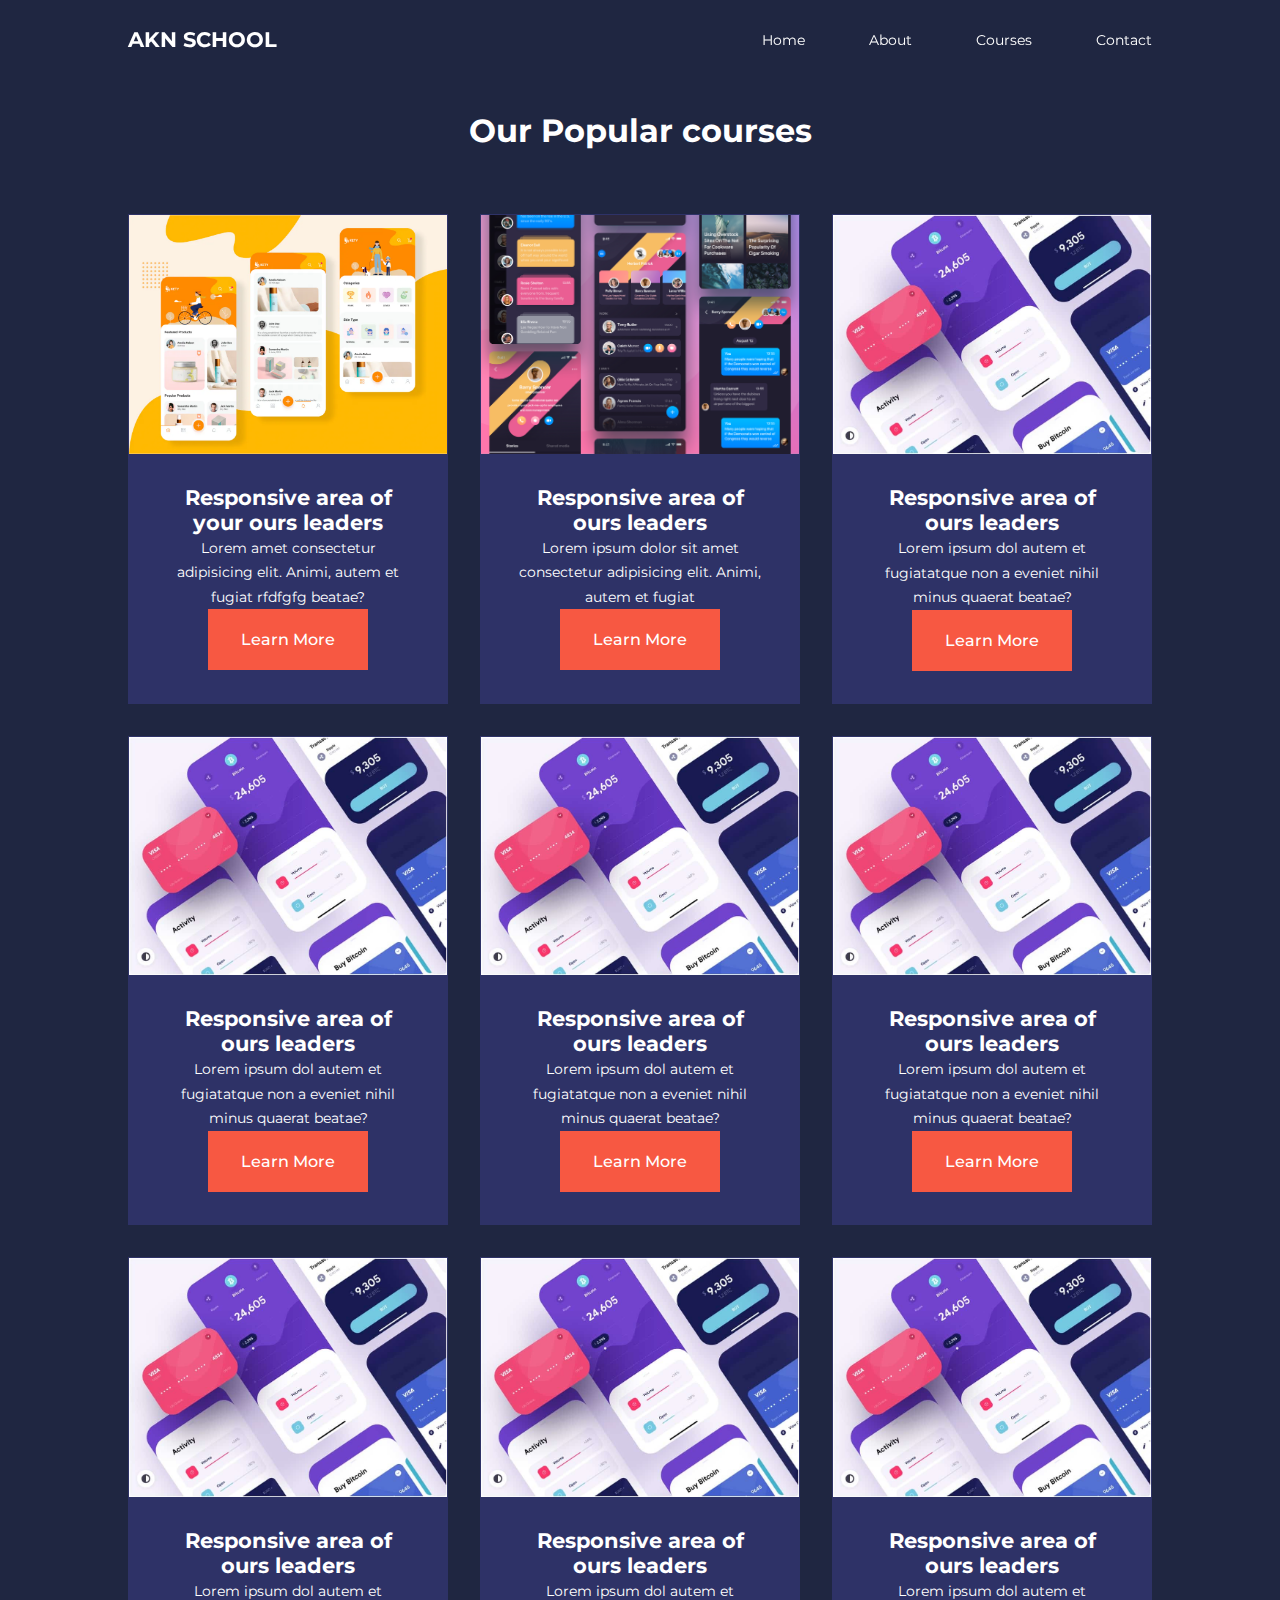
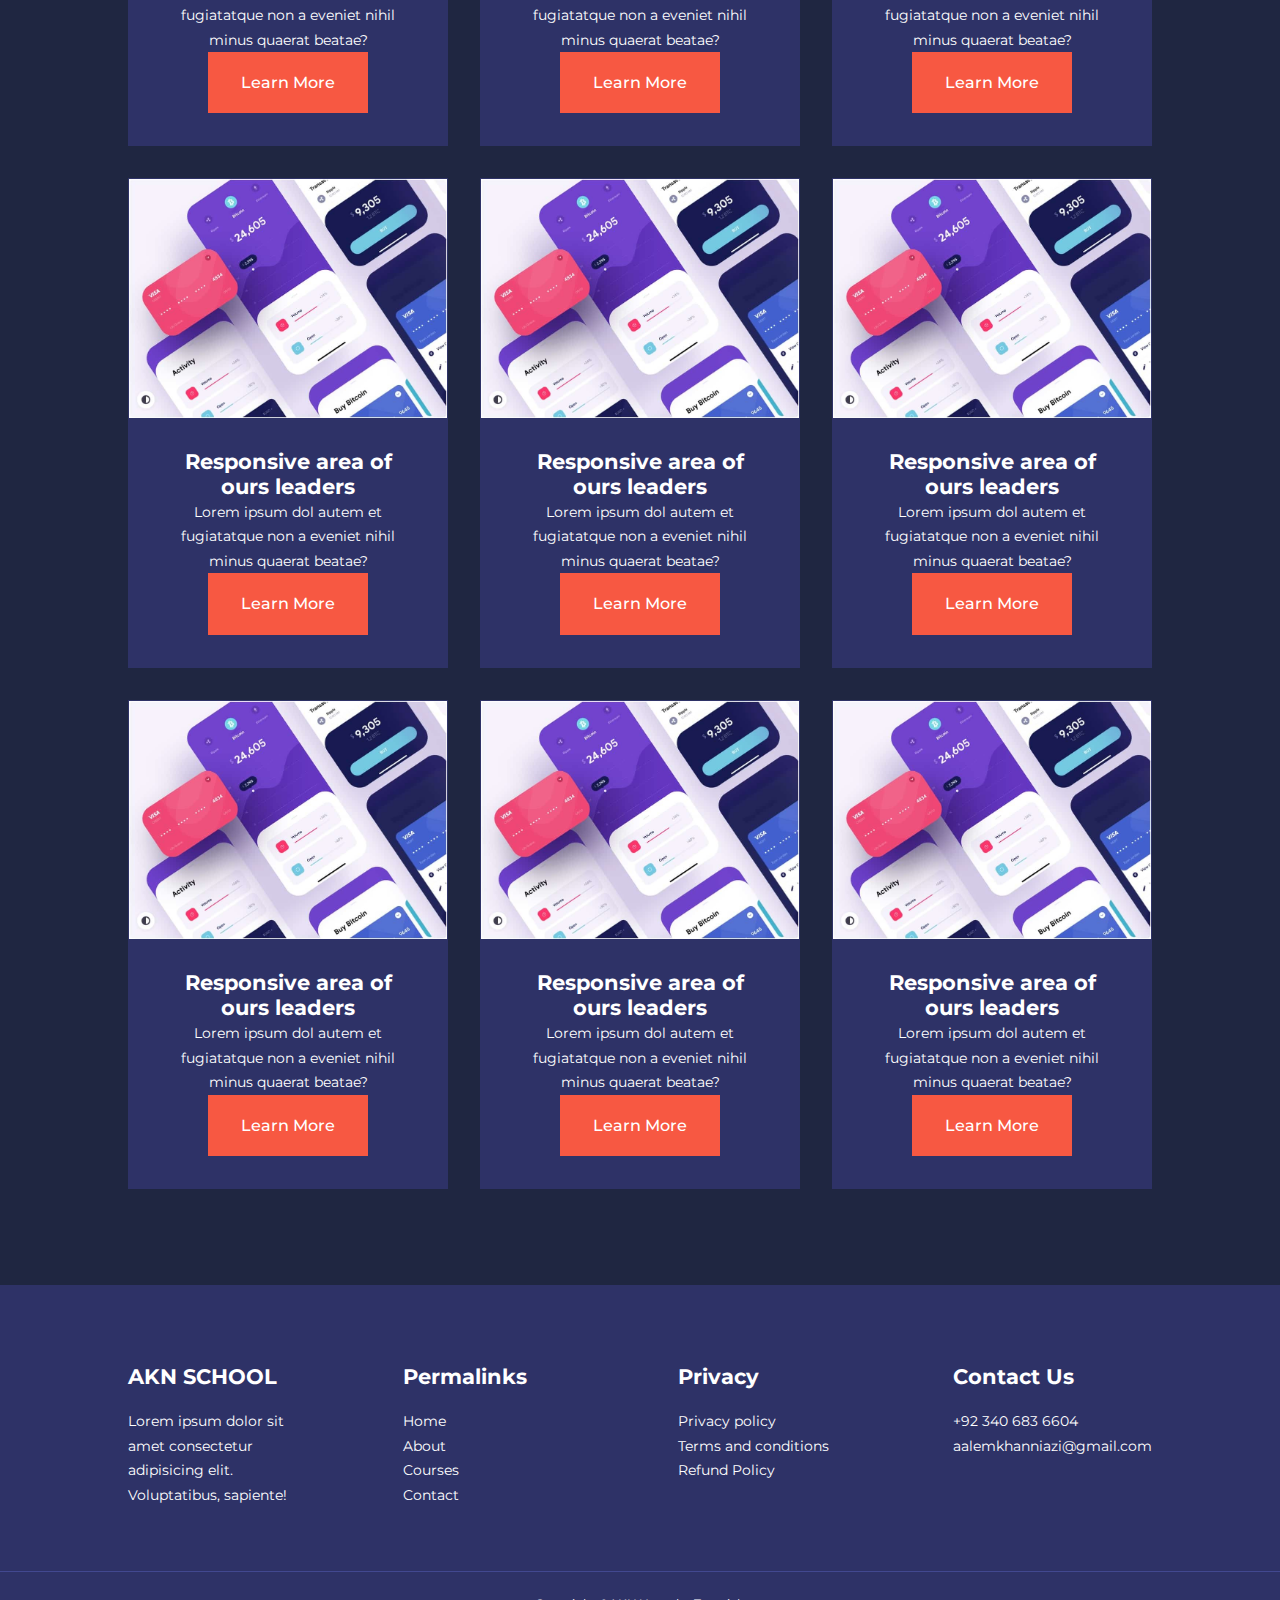
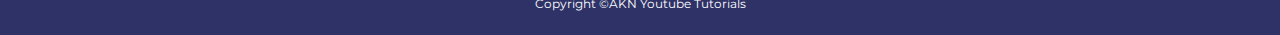
<file: courses.html>
<!DOCTYPE html>
    <html lang="en">
    <head>
        
        <meta charset="UTF-8">
        <meta http-equiv="X-ua-Compatible" content="IE=edge">
        <meta name="viewpoint" content="width-device-width, initial-scale=1.0">
        <title>AKN SCHOOL</title>
        <link rel="stylesheet" href="https://unicons.iconscout.com/release/v4.0.0/css/line.css">
        
        <!--google fonts-->
        <link rel="preconnect" href="https://fonts.googleapis.com">
        <link rel="preconnect" href="https://fonts.gstatic.com" crossorigin>
        <link href="https://fonts.googleapis.com/css2?family=Montserrat:wght@300;400;500;600;700;800;900&display=swap" 
        rel="stylesheet">

      
        <!--css style starts-->
        <link rel="stylesheet" href="stylo.css">
        <style>
            .courses {
                margin-top:1rem ;
            }
        </style>
        <!--css style end-->

    </head>
    <body>
        <nav>
            <div class="container nav_container">
                <a href="index.html" class="nav_logo"> <h4>AKN SCHOOL</h4></a>
                <ul class="nav_menu">
                    <li> <a href="index.html">Home</a></li>
                    <li> <a href="about.html">About</a></li>
                    <li> <a href="courses.html">Courses</a></li>
                    <li> <a href="contact.html">Contact</a></li>
                </ul>
                <button id="open-menu-btn"><i class="uil uil-bars"></i></button>
                <button id="close-menu-btn"><i class="uil uil-multiply"></i></button>

            </div>
        </nav>













        

        <!--======= END OF CATEGORIES======-->


         <!--======= course section======-->

         <section class="courses">
            <h2>Our Popular courses</h2>
            <div class="container courses_container">
                <article class="course">
                    <div class="course_image">
                        <img src="ss.webp">
                    </div>
                        <div class="course_info">
                       <h4>Responsive area of your ours leaders</h4>
                       <p>Lorem  amet consectetur adipisicing elit. Animi, autem et fugiat
                             rfdfgfg beatae?
                        </p>
                         <a href="course.html" class="btn btn-primary">Learn More</a>
                </article>

                <article class="course">
                    <div class="course_image">
                        <img src="uu.png">
                    </div>
                        <div class="course_info">
                    <h4>Responsive area of ours leaders</h4>
                    <p>Lorem ipsum dolor sit amet consectetur adipisicing elit. Animi, autem et fugiat</p>
                    <a href="course.html" class="btn btn-primary">Learn More</a>
                 </article>

                   <article class="course">

                    <div class="course_image">
                        <img src="cc.jpeg">
                    </div>
                        <div class="course_info">
                       <h4>Responsive area of ours leaders</h4>
                        <p>Lorem ipsum dol autem et fugiatatque non a eveniet nihil minus quaerat beatae?</p>
                         <a href="course.html" class="btn btn-primary">Learn More</a>
                  </article> 
                  
                  
                  <article class="course">

                    <div class="course_image">
                        <img src="cc.jpeg">
                    </div>
                        <div class="course_info">
                       <h4>Responsive area of ours leaders</h4>
                        <p>Lorem ipsum dol autem et fugiatatque non a eveniet nihil minus quaerat beatae?</p>
                         <a href="course.html" class="btn btn-primary">Learn More</a>
                  </article> 



                  <article class="course">

                    <div class="course_image">
                        <img src="cc.jpeg">
                    </div>
                        <div class="course_info">
                       <h4>Responsive area of ours leaders</h4>
                        <p>Lorem ipsum dol autem et fugiatatque non a eveniet nihil minus quaerat beatae?</p>
                         <a href="course.html" class="btn btn-primary">Learn More</a>
                  </article> 




                  <article class="course">

                    <div class="course_image">
                        <img src="cc.jpeg">
                    </div>
                        <div class="course_info">
                       <h4>Responsive area of ours leaders</h4>
                        <p>Lorem ipsum dol autem et fugiatatque non a eveniet nihil minus quaerat beatae?</p>
                         <a href="course.html" class="btn btn-primary">Learn More</a>
                  </article> 





                  <article class="course">

                    <div class="course_image">
                        <img src="cc.jpeg">
                    </div>
                        <div class="course_info">
                       <h4>Responsive area of ours leaders</h4>
                        <p>Lorem ipsum dol autem et fugiatatque non a eveniet nihil minus quaerat beatae?</p>
                         <a href="course.html" class="btn btn-primary">Learn More</a>
                  </article> 







                  <article class="course">

                    <div class="course_image">
                        <img src="cc.jpeg">
                    </div>
                        <div class="course_info">
                       <h4>Responsive area of ours leaders</h4>
                        <p>Lorem ipsum dol autem et fugiatatque non a eveniet nihil minus quaerat beatae?</p>
                         <a href="course.html" class="btn btn-primary">Learn More</a>
                  </article> 










                  <article class="course">

                    <div class="course_image">
                        <img src="cc.jpeg">
                    </div>
                        <div class="course_info">
                       <h4>Responsive area of ours leaders</h4>
                        <p>Lorem ipsum dol autem et fugiatatque non a eveniet nihil minus quaerat beatae?</p>
                         <a href="course.html" class="btn btn-primary">Learn More</a>
                  </article> 










                  <article class="course">

                    <div class="course_image">
                        <img src="cc.jpeg">
                    </div>
                        <div class="course_info">
                       <h4>Responsive area of ours leaders</h4>
                        <p>Lorem ipsum dol autem et fugiatatque non a eveniet nihil minus quaerat beatae?</p>
                         <a href="course.html" class="btn btn-primary">Learn More</a>
                  </article> 









                  <article class="course">

                    <div class="course_image">
                        <img src="cc.jpeg">
                    </div>
                        <div class="course_info">
                       <h4>Responsive area of ours leaders</h4>
                        <p>Lorem ipsum dol autem et fugiatatque non a eveniet nihil minus quaerat beatae?</p>
                         <a href="course.html" class="btn btn-primary">Learn More</a>
                  </article> 










                  <article class="course">

                    <div class="course_image">
                        <img src="cc.jpeg">
                    </div>
                        <div class="course_info">
                       <h4>Responsive area of ours leaders</h4>
                        <p>Lorem ipsum dol autem et fugiatatque non a eveniet nihil minus quaerat beatae?</p>
                         <a href="course.html" class="btn btn-primary">Learn More</a>
                  </article> 






                  <article class="course">

                    <div class="course_image">
                        <img src="cc.jpeg">
                    </div>
                        <div class="course_info">
                       <h4>Responsive area of ours leaders</h4>
                        <p>Lorem ipsum dol autem et fugiatatque non a eveniet nihil minus quaerat beatae?</p>
                         <a href="course.html" class="btn btn-primary">Learn More</a>
                  </article> 






                  <article class="course">

                    <div class="course_image">
                        <img src="cc.jpeg">
                    </div>
                        <div class="course_info">
                       <h4>Responsive area of ours leaders</h4>
                        <p>Lorem ipsum dol autem et fugiatatque non a eveniet nihil minus quaerat beatae?</p>
                         <a href="course.html" class="btn btn-primary">Learn More</a>
                  </article> 




                  <article class="course">

                    <div class="course_image">
                        <img src="cc.jpeg">
                    </div>
                        <div class="course_info">
                       <h4>Responsive area of ours leaders</h4>
                        <p>Lorem ipsum dol autem et fugiatatque non a eveniet nihil minus quaerat beatae?</p>
                         <a href="course.html" class="btn btn-primary">Learn More</a>
                  </article> 
                        
                

                
            </div>
         </section>

         <!--=====end of courses-->
     




 <footer>
    <div class="container footer_container">
        <div class="'footer_1">
            <a href="index.html" class="footer_logo"><h4>AKN SCHOOL</h4></a>
            <p>
                Lorem ipsum dolor sit amet consectetur adipisicing elit. Voluptatibus, sapiente!
            </p>
        </div>

        <div class="footer_2">
            <h4>Permalinks</h4>
            <ul class="Permalinks">
                <li> <a href="index.html">Home</a></li>
                <li> <a href="about.html">About</a></li>
                <li> <a href="courses.html">Courses</a></li>
                <li> <a href="contact.html">Contact</a></li>
            </ul>
    </div>

    <div class="footer_3">
        <h4>Privacy</h4>
        <ul class="privacy">
            <li> <a href="#">Privacy policy</a></li>
            <li> <a href="#">Terms and conditions</a></li>
            <li> <a href="#">Refund Policy</a></li>
        </ul>
    </div>

    <div class="footer_4">
        <h4>Contact Us</h4>
        <div>
            <p>+92 340 683 6604</p>
            <p>aalemkhanniazi@gmail.com</p>
        </div>

        <ul class="footer_socials">
            <li>
                <a href="#"><i class="uil uil-facebook-f"></i></a>
            </li>

            <li>
                <a href="#"><i class="uil uil-instagram-alt"></i></a>
            </li>

            <li>
                <a href="#"><i class="uil uil-twitter"></i></a>
            </li>

            <li>
                <a href="#"><i class="uil uil-linkedin"></i></a>
            </li>
        </ul>
    </div>

</div> 
<div class="footer_copyright">
    <small>Copyright &copy;AKN Youtube Tutorials</small>
    

</div>
 </footer>

 

<script src="./ew.js"></script>


</body>
</html>
</file>
<file: stylo.css>
*{
    margin: 0;
    padding: 0;
    border: 0;
    outline: 0;
    text-decoration: none;
    list-style: none;
    box-sizing: border-box;
}

:root{
    --color-primary:#6c63ff;
    --color-success:#00bf8e;
    --color-warning:#f7c94b;
    --color-danger:#f75842;
    --color-danger-variant:rgba(247,88,66,0.4);
    --color-white:#fff;
    --color-light:rgba(255,255,255,0.7);
    --color-black:#000;
    --color-bg:#1f2641;
    --color-bg1:#2e3267;
    --color-bg2:#424890;

    --container-width-1g:80%;
    --container-width-md:90%;
    --container-width-sm:94%;

    transition: all 400ms ease;
}

body {
    font-family: 'Montserrat', sans-serif;
    line-height: 1.7;
    color: var(--color-white);
    background: var(--color-bg);
}

.container{
    width: var(--container-width-1g);
    margin: 0 auto;
}

section{
    padding: 6rem 0;
}

section h2 {
    text-align: center;
    margin-bottom: 4rem;
}

h1,
h2,
h3,
h4,
h5 {
    line-height: 1.2;
}

h1 {
    font-size: 2.4rem;
}

h2 {
    font-size: 2rem;
}

h3 {
    font-size: 1.6rem;
}

h4 {
    font-size: 1.3rem;
}

a {
    color: var(--color-white);
}

img {
    width: 100%;
    display: block;
    object-fit: cover;
}

.btn {
    display: inline-block;
    background: var(--color-white);
    color: var(--color-black);
    padding: 1rem 2rem;
    border: 1px solid transparent;
    font-weight: 500;
    transition:var(--transition);
}

.btn:hover {
    background: transparent;
    color: var(--color-white);
    border-color: var(--color-white);
}

.btn-primary {
    background: var(--color-danger);
    color: var(--color-white);
}
 /* =========== NAVBAR ========== */
 nav {
    background: transparent;
    width: 100vw;
    height: 5rem;
    position: fixed;
    top: 0;
    z-index: 11;
 }

 /* change navbar styles on scroll using js*/

 .window-scroll {
    background: var(--color-primary);
    box-shadow: 0 1rem 2rem rgba(0, 0, 0, 0.2);

 }

 .nav_container {
    height: 100%;
    display: flex;
    justify-content: space-between;
    align-items: center;
 }

 nav button {
    display: none;
 }

 .nav_menu {
    display: flex;
    align-items: center;
    gap: 4rem;
 }

 .nav_menu a {
    font-size: 0.9rem;
    transition: var(--transition);
 }

 .nav_menu a:hover {
    color: var(--color-bg2);
 }

 /* =========== HEADER ========== */

 header{
    position: relative;
    top: 5rem;
    overflow: hidden;
    height: 70vh;
    margin-bottom: 5rem;
 }

 .header_container{
    display: grid;
    grid-template-columns: 1fr 1fr;
    align-items: center;
    gap: 5rem;
    height: 100%;
 }

 .header_left{
    margin: 1rem 0 2.4rem;
 }

  /* =========== categories ========== */

  .categories {
    background: var(--color-bg1);
    height: 32rem;

  }

  .categories h1 {
  line-height: 1;
  margin-bottom: 3rem;
    
  }

  .categories_container {
   display: grid;
   grid-template-columns: 40% 60%; 
     /*gap: 4rem; */
  }

  .categories_left {
    margin-right: 7rem;
  }

  .categories_left p{
    margin: 1rem 0 3rem;
  }

  .categories_right {
    display: grid;
    grid-template-columns: repeat(3,1fr);
    gap:1.2rem;
  }

  .category {
    background: var(--color-bg2);
    padding: 2rem;
    border-radius: 2rem;
    transition: var(--transition);
  }

  .category:hover{
    box-shadow: 0 0.8rem rgba(0, 0, 0, 0.3);
    z-index: 1;
  }

  .category:nth-child(1) .category_icon {
    background: var(--color-danger) ;
  }

  
  .category:nth-child(2) .category_icon {
    background: var(--color-success) ;
  }

  
  .category:nth-child(3) .category_icon {
    background: var(--color-warning) ;
  }

  
  .category:nth-child(4) .category_icon {
    background: var(--color-primary) ;
  }

  
  .category:nth-child(5) .category_icon {
    background: brown ;
  }

  
  .category:nth-child(6) .category_icon {
    background: var(--color-bg) ;
  }

  .category_icon {
    background: var(--color-primary);
    padding: 0.7rem;
    border-radius: 0.9rem;
  }

  .category h5 {
    margin: 2rem 0 1rem;
  }

  .category p{
    font-size: 0.85rem;
  }

  /*--======popular courses======--*/

  .courses {
    margin-top: 10rem;
  }

  .courses_container {
    display: grid;
    grid-template-columns: repeat(3, 1fr);
    gap: 2rem;
  }

  .course {
    background: var(--color-bg1);
    text-align: center;
    border: 1px solid transparent;
    transition: var(--transition);
}

.course:hover {
    background: transparent;
    border-color: var(--color-primary);
}

.course_info {
    padding: 2rem;
}

.course_info p{
    margin: 1.2rem 0 2 rem;
    font-size: 0.9rem;
}

/*-- ===========  FAQs  =============== --*/

.faqs {
  background: var(--color-bg1);
  box-shadow: inset 0 0 3rem rgba(0, 0, 0, 0.5);
}

.faqs_container {
  display: grid;
  grid-template-columns:1fr 1fr ;
  gap: 1rem;
}

.faq {
  padding: 2rem;
  display: flex;
  align-items: center;
  gap: 1.4rem;
  height: fit-content;
  background: var(--color-primary);
  cursor: pointer;
}

.faq h4 {
  font-size: 1rem;
  line-height: 2.2;
}

.faq_icon {
  align-self: flex-start;
  font-size: 1.2rem;
}

.faq p {
  margin-top: 0.8rem;
  display: none;
}
.faq.open p {
  display: block;
}

/* ==== TESTIMONIALS ===== */
.testimonials_container {
  overflow-x: hidden;
  position: relative;
  margin-bottom: 5rem;
}

.testimonial {
  padding-top: 2rem;
}

.avatar {
  width: 6rem;
  height: 6rem;
  border-radius: 50%;
  overflow: hidden;
  margin: 0 auto 1rem;
  border: 1rem solid var(--color-bg1);
}

.testimonial_info {
  text-align: center;
}

.testimonial_body {
  background: var(--color-primary);
  padding: 2rem;
  margin-top: 3rem;
  position: relative;
}

.testimonial_body::before {
  content: '';
  display: block;
  background: linear-gradient(
    135deg,
    transparent,
  var(--color-primary),
  var(--color-primary), 
  var(--color-primary)
  );
  width: 3rem;
  height: 3rem;
  position: absolute;
  left: 50%;
  top: -1.5rem;
  transform: rotate(45deg);
}

/*-- =========== testimonials =============== --*/
 
footer {
  background: var(--color-bg1);
  padding-top: 5rem;
  font-size: 0.9rem;
}

.footer_container {
  display: grid;
  grid-template-columns: repeat(4, 1fr);
  gap: 5rem;
}

 .footer_container > div h4 {
  margin-bottom: 1.2rem;
 }

.footer_1 p {
  margin: 0 0 2rem;
}

.footer ul li {
  margin-bottom: 0.7rem;
}
footer ul li a:hover {
 text-decoration: underline;
}

.footer_socials {
  display: flex;
  gap: 1rem;
  font-size: 1.2rem;
  margin-top: 2rem;
}

.footer_copyright {
  text-align: center;
  margin-top: 4rem;
  padding: 1.2rem 0;
  border-top: 1px solid var(--color-bg2);
}

/*--- ===== MEDIA QUERIES ==== -----*/

@media screen and (max-width: 1024px) {
  .container {
    width: var(--container-width-md);
  }

  h1 {
    font-size: 2.2rem;
  }

  h2 {
    font-size: 1.7rem;
  }

  h3 {
    font-size: 1.4rem;
  }

  h4 {
    font-size: 1.2rem;
  }

  /*-- ========= NAVBAR ========= ---*/



nav button {
  display: inline-block;
  background: transparent;
  font-size: 1.8rem;
  color: var(--color-white);
  cursor: pointer;
}

nav button#close-menu-btn {
  display: none;
}

.nav_menu {
  position: fixed;
  top: 5rem;
  right: 5%;
  height: fit-content;
  width: 18rem;
  flex-direction: column;
  gap: 0;
  display: none;
}

.nav_menu li {
  width: 100%;
  height: 5.8rem;
  animation: animateNavItems 400ms linear forwards;
  transform-origin: top right;
  opacity: 0;
}





.nav_menu li:nth-child(2) {
  animation-delay: 200ms;
}

.nav_menu li:nth-child(3) {
  animation-delay: 300ms;
}

.nav_menu li:nth-child(4) {
  animation-delay: 400ms;
}



@keyframes animateNavItems {
  0% {
    transform: rotateZ(-90deg) rotateX(90deg) scale(0.1);
  }

  100% {
    transform: rotateZ(0) rotateX(0) scale(1);
    opacity: 1;
  }
}

.nav_menu li a{
  background: var(--color-primary);
  box-shadow: -4rem 6rem 10rem rgba(0, 0, 0, 0.6);
  width: 100%;
  height: 100%;
  display: grid;
  place-items: center;
}

.nav_menu li a:hover {
  background: var(--color-bg2);
  color: var(--color-white);
}


/* ======= HEader ===== */

header {
  height: 52vh;
  margin-bottom: 4rem;
}

.header_container {
  gap: 0;
  padding-bottom: 3rem;
}

/* ==== categories ===== */

.categories {
  height: auto;
}
  
.categories_container {
  grid-template-columns: 1fr;
  gap: 3rem;
}

.categories_left {
  margin-right: 0;
}

/* ===== POPULAR courses ===*/

.courses {
  margin-top: 0;
}

.courses_container {
  grid-template-columns: 1fr 1fr;
}

/* ================ FAQS ========= */

.faqs_container {
  grid-template-columns: 1fr;
}

.faq {
  padding: 1.5rem;
}

/* ===== FOOter ===== */
.footer_container {
  grid-template-columns: 1fr 1fr;
}

}

/* ================ MEdia QUERIES ( PHONES ) ====   */
@media screen and (max-width:600px) {
  contaer {
    width: var(--container-width-sm);
  }

  /* ===== NAVBAR ====== */
  .nav_menu {
    right: 3%;
  }
  /* ======= HEADER ======== */
  header {
    height: 100vh;
  }

  .header_container {
    grid-template-columns: 1fr;
    text-align: center;
    margin: 0;
  }

  .header_left p {
    margin-bottom: 1.3rem;
  }

  /* ======= CATEGORIES ===== */
  .categories_right {
    grid-template-columns: 1fr 1fr;
    gap: 0.7rem;
  }

  .category {
    padding: 1rem;
    border-radius: 1rem;
  }

  .categories_icon {
    margin-top: 4px;
    display: inline-block;
  }

  /* ============ POUPULAR COURSES ===== */
  .courses_container {
    grid-template-columns: 1fr;
  }

  /* =============== TESTIMONIALS ======= */
  .testimonial_body {
    padding: 1.2rem;
  }

  /* =============== FOOTER ======= */
  .footer_container {
    grid-template-columns: 1fr;
    text-align: center;
    gap: 2rem;
  }

  .footer_1 p {
    margin: 1rem auto;
  }

  .footer_socials {
    justify-content: center;
  }
}
</file>
<file: about.css>
/* ACHIVEMENETS ============ */

:root{
    --color-primary:#6c63ff;
    --color-success:#00bf8e;
    --color-warning:#f7c94b;
    --color-danger:#f75842;
    --color-danger-variant:rgba(247,88,66,0.4);
    --color-white:#fff;
    --color-light:rgba(255,255,255,0.7);
    --color-black:#000;
    --color-bg:#1f2641;
    --color-bg1:#2e3267;
    --color-bg2:#424890;

    --container-width-1g:80%;
    --container-width-md:90%;
    --container-width-sm:94%;

    transition: all 400ms ease;
}

.about_achievements {
    margin-top: 3rem;
}

.about_achievements-container {
    display: grid;
    grid-template-columns: 40% 60%;
    gap: 5rem;
}

.about_achievements-right > p {
    margin: 1.6rem 0 2.5rem;
}

.achievements_cards {
    display: grid;
    grid-template-columns: repeat(3, 1fr);
    gap: 1.5rem;
}

.achievement_card {
    background: var(--color-bg1);
    padding:1.6rem;
    border-radius: 1rem;
    text-align: center;
    transition: var(--transition);
}

.achievement_card:hover {
    background: var(--color-bg2);
    box-shadow: 0 3rem 3rem rgba(0, 0, 0, 0.3);
}

.achievement_icon {
    background: var(--color-danger);
    padding: 0.6rem;
    border-radius: 1rem;
    display: inline-block;
    margin-bottom: 2rem;
    font-size: 2rem;
}

.achievement_card:nth-child(2) 
.achievement_icon {
    background: var(--color-success);
}

.achievement_card:nth-child(3) 
.achievement_icon {
    background: var(--color-primary);
}

.achievement_card p {
    margin-top: 1rem;
}

/* ================== TEAM ==============*/
.team {
    background: var(--color-bg1);
    box-shadow: inset 0 0 3rem rgba(0, 0, 0, 0.5);
}

.team_container {
    display: grid;
    grid-template-columns: repeat(4,1fr);
    gap: 2rem;
    
}

.team_member {
    background: var(--color-bg2);
    padding: 2rem;
    border: 1px solid transparent;
    transition: var(--transition);
    position: relative;
    overflow: hidden;
    
}

.team_member:hover {
    background: transparent;
    border-color: var(--color-primary);
}

.team_member-image {
    filter: saturate(0);
}

.team_member-image:hover {
    filter: saturate(1);
}

.team_member-info * {
    text-align: center;
    margin-top: 1.4rem;
}

.team_member-info p {
    color: var(--color-light);
}

.team_member-socials {
    position: absolute;
    top: 50%;
    transform: translateY(-50%);
    right: -100%;
    display: flex;
    flex-direction: column;
    background: var(--color-primary);
    border-radius: 1rem 0 0 1rem;
    box-shadow: -2rem 0 2rem rgba(0, 0, 0, 0.3);
    transition: var(--transition);
}


.team_member:hover 
.team_member-socials {
    right: 0;

}



.team_member-socials a {
    padding: 1rem;
}

/*====== MEDia QUERIES============ */

@media screen and (max-width:1024px) {
    .about_achievements {
        margin-top: 2rem;
    }

    .about_achievements-container {
        grid-template-columns: 1fr;
        gap: 4rem;
    }

    .about_achievements-left {
        width: 80%;
        margin: 0 auto;
    }

    .team_container {
        grid-template-columns: repeat(3, 1fr);
        gap: 1.5rem;
    }

    .team_member {
        padding: 1rem;
    }
    
}

/*====== MEDia QUERIES============ */

@media screen and (max-width:600px) {
    .achievements_cards {
        grid-template-columns: 1fr 1fr;
        gap: 0.7;
    }

    .team_container {
        grid-template-columns:1fr 1fr ;
        gap: 0.7rem;
    }

    .team_member {
        padding: 0;
    }

    .team_member p {
        margin-bottom: 1.5rem;
    }

}
</file>
<file: contact.css>
:root{
    --color-primary:#6c63ff;
    --color-success:#00bf8e;
    --color-warning:#f7c94b;
    --color-danger:#f75842;
    --color-danger-variant:rgba(247,88,66,0.4);
    --color-white:#fff;
    --color-light:rgba(255,255,255,0.7);
    --color-black:#000;
    --color-bg:#1f2641;
    --color-bg1:#2e3267;
    --color-bg2:#424890;

    --container-width-1g:80%;
    --container-width-md:90%;
    --container-width-sm:94%;

    transition: all 400ms ease;
} 
 
 
 
 
 .contact_container {
    background: var(--color-bg1);
    padding: 4rem;
    display: grid;
    grid-template-columns: 40% 60%;
    gap: 4rem;
    height: 30rem;
    margin: 7rem auto;
    border-radius: 1rem;
}

/* ====== ASIDE ==== */
 
.contact_aside {
    background: var(--color-primary);
    padding: 3rem;
    border-radius: 1rem;
    position: relative;
    bottom: 10rem;
}

.contact_image {
    width: 12rem;
    margin-bottom: 2rem;
}

.contact_aside h2 {
    text-align: left;
    margin-bottom: 1rem;
}

.contact_aside p{
    font-size: 0.9rem;
    margin-bottom: 2rem;
}

.contact_details li {
    display: flex;
    gap: 1rem;
    align-items: center;
    margin-bottom: 1rem;
}

.contact_socials {
    display: flex;
    gap: 0.8rem;
    margin-top: 3rem;
}

.contact_socials a {
    background: var(--color-bg2);
    padding: 0.5rem;
    border-radius: 50%;
    font-size: 0.9rem;
    transition: var(--transition);
}

.contact_socials a:hover {
    background: transparent;
}

/* ============= FoRm =========== */

.contact_form {
    display: flex;
    flex-direction: column;
    gap: 1.2rem;
    margin-right: 4rem;
}

.form_name {
    display: flex;
    gap: 1.2rem;
}

.contact_form input [type='text'] {
    width: 50%;
}

input,
textarea {
    width: 100%;
    padding: 1rem;
    background: var(--color-bg);
    color:var(--color-white) ;
}

.contact_form .btn {
    width: max-content;
    margin-top: 1rem;
    cursor: pointer;
}

/* ================= MEADIA =========== */

@media screen  and (max-width:1024px)  {
    .contact {
        padding: bottom 0; 
    }
    
    .contact_container {
        gap: 1.5rem;
        margin-top: 3rem;
        height: auto;
        padding: 1.5rem;
    }

    .contact_aside {
        width: auto;
        padding: 1.5rem;
        bottom: 0;
    }

    .contact_form {
        align-self: center;
        margin-right: 1.5rem;
    }
}

/* ================= MEADIA PHONE =========== */

@media screen  and (max-width:600px)  {
    .contact_container {
        grid-template-columns: 1fr;
        gap: 3rem;
        margin-top: 0;
        padding: 0;
    }

    .contact_form {
        margin: 0 1.5rem 3rem;
    }

    .form_name {
        flex-direction: column;
    }

    .form_name input[type='text'] {
        width: 100%;
    }
}
</file>
